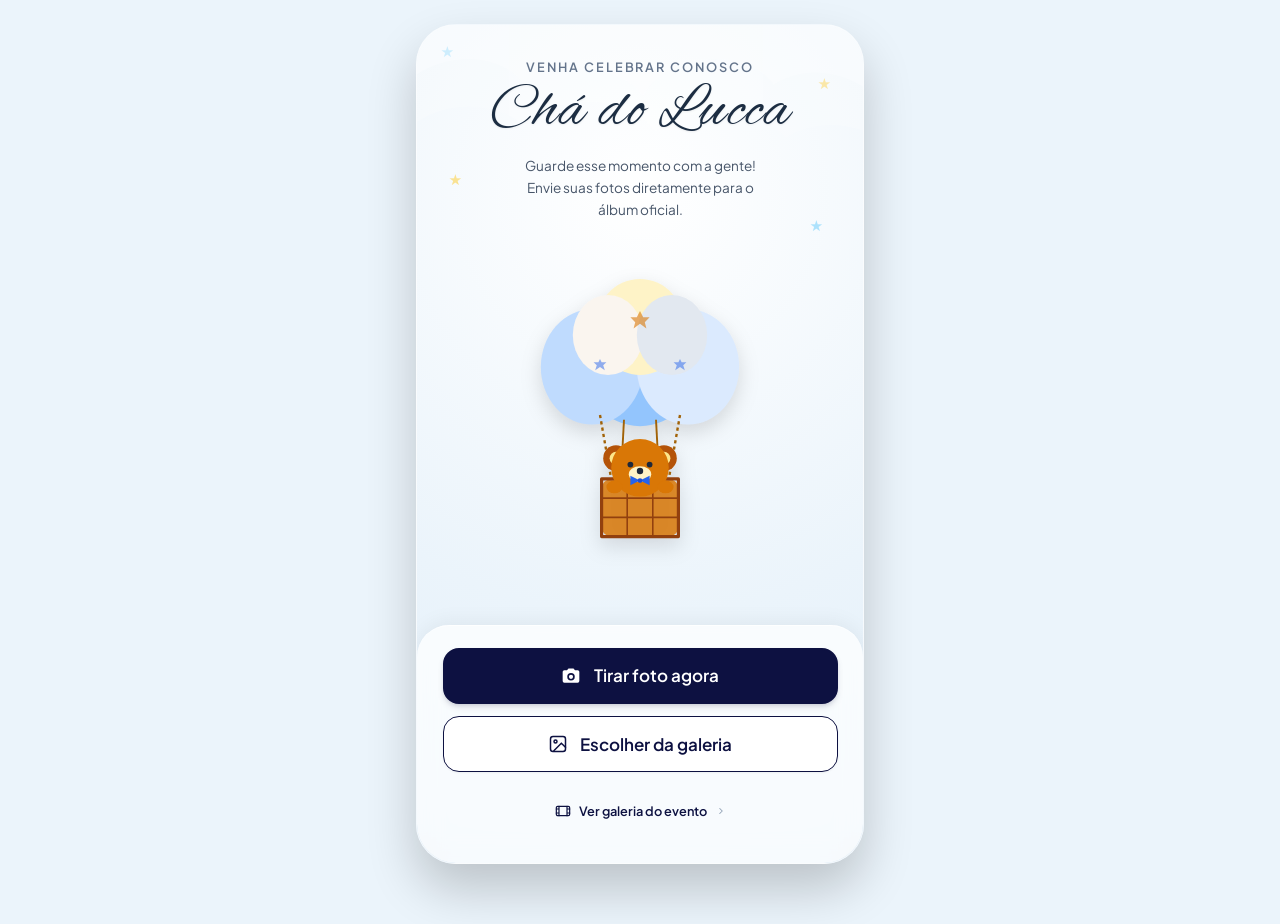
<file: index.html>
<!doctype html>
<html lang="pt-BR">
<head>
<meta charset="utf-8">
<meta name="viewport" content="width=device-width, initial-scale=1, viewport-fit=cover">
<title>Chá de Bebê</title>
<meta name="theme-color" content="#F7F4F8">
<link rel="icon" type="image/png" href="assets/img/favicon.png">
<link rel="preconnect" href="https://fonts.googleapis.com">
<link rel="preconnect" href="https://fonts.gstatic.com" crossorigin>
<link href="https://fonts.googleapis.com/css2?family=Alex+Brush&family=Plus+Jakarta+Sans:wght@400;500;600;700&display=swap" rel="stylesheet">
<link rel="stylesheet" href="css/style.css?v=31">
<script type="text/javascript">
    (function(c,l,a,r,i,t,y){
        c[a]=c[a]||function(){(c[a].q=c[a].q||[]).push(arguments)};
        t=l.createElement(r);t.async=1;t.src="https://www.clarity.ms/tag/"+i;
        y=l.getElementsByTagName(r)[0];y.parentNode.insertBefore(t,y);
    })(window, document, "clarity", "script", "yzf090og19");
</script>
<script type="module" src="js/app.js?v=32"></script>
</head>
<body>
<main id="home" class="view home">
  <span class="star" style="top:16px;left:24px;color:#7dd3fc">★</span>
  <span class="star" style="top:48px;right:32px">★</span>
  <span class="star" style="top:144px;left:32px">★</span>
  <span class="star" style="top:190px;right:40px;color:#7dd3fc">★</span>
  <svg class="clouds" viewBox="0 0 375 140" fill="none" xmlns="http://www.w3.org/2000/svg" aria-hidden="true">
  <path d="M-20 60C10 20 70 20 90 50C110 30 170 30 190 60C210 20 280 20 300 50C330 30 380 40 400 80L400 0L-20 0Z" fill="white"/>
<path d="M-10 90C20 60 70 65 90 85C120 55 180 60 200 90C230 65 290 70 310 95C340 75 390 85 400 110L400 0L-10 0Z" fill="white" fill-opacity="0.5"/>
  </svg>

  <header class="home-head">
    <p class="kicker">Venha celebrar conosco</p>
    <h1 data-cfg="eventName">Chá do Lucca</h1>
    <p class="sub" data-cfg="subtitle"></p>
  </header>

  <div class="hero">
  <svg class="balloon" viewBox="0 0 200 220" aria-hidden="true">
          <!-- Balloon Body -->
          <g id="balloon">
            <!-- Central Main Balloons Cluster -->
            <ellipse cx="100" cy="70" rx="38" ry="42" fill="#93C5FD" />
            <ellipse cx="70" cy="75" rx="32" ry="36" fill="#BFDBFE" />
            <ellipse cx="130" cy="75" rx="32" ry="36" fill="#DBEAFE" />
            <ellipse cx="100" cy="50" rx="28" ry="30" fill="#FEF3C7" />
            <ellipse cx="80" cy="55" rx="22" ry="25" fill="#FAF5EF" />
            <ellipse cx="120" cy="55" rx="22" ry="25" fill="#E2E8F0" />
            
            <!-- Stars on Balloon -->
            <path d="M100 40 L102 44 L106 44 L103 47 L104 51 L100 48 L96 51 L97 47 L94 44 L98 44 Z" fill="#D97706" opacity="0.6" />
            <path d="M75 70 L76 72 L79 72 L77 74 L78 77 L75 75 L72 77 L73 74 L71 72 L74 72 Z" fill="#2563EB" opacity="0.5" />
            <path d="M125 70 L126 72 L129 72 L127 74 L128 77 L125 75 L122 77 L123 74 L121 72 L124 72 Z" fill="#2563EB" opacity="0.5" />
          </g>

          <!-- Ropes -->
          <line x1="75" y1="105" x2="82" y2="145" stroke="#A16207" stroke-width="1.5" stroke-dasharray="2,2" />
          <line x1="125" y1="105" x2="118" y2="145" stroke="#A16207" stroke-width="1.5" stroke-dasharray="2,2" />
          <line x1="90" y1="108" x2="88" y2="145" stroke="#A16207" stroke-width="1.2" />
          <line x1="110" y1="108" x2="112" y2="145" stroke="#A16207" stroke-width="1.2" />

          <!-- Basket -->
          <rect x="76" y="145" width="48" height="36" rx="6" fill="#D97706" opacity="0.85" />
          <path d="M76 145 H124 V181 H76 Z" fill="none" stroke="#92400E" stroke-width="2" stroke-linejoin="round" />
          <!-- Woven texture lines -->
          <line x1="76" y1="157" x2="124" y2="157" stroke="#92400E" stroke-width="1" />
          <line x1="76" y1="169" x2="124" y2="169" stroke="#92400E" stroke-width="1" />
          <line x1="92" y1="145" x2="92" y2="181" stroke="#92400E" stroke-width="1" />
          <line x1="108" y1="145" x2="108" y2="181" stroke="#92400E" stroke-width="1" />

          <!-- Teddy Bear -->
          <g id="bear">
            <!-- Ears -->
            <circle cx="85" cy="132" r="8" fill="#B45309" />
            <circle cx="85" cy="132" r="4" fill="#FDE68A" />
            <circle cx="115" cy="132" r="8" fill="#B45309" />
            <circle cx="115" cy="132" r="4" fill="#FDE68A" />
            <!-- Head -->
            <circle cx="100" cy="138" r="18" fill="#D97706" />
            <!-- Muzzle -->
            <ellipse cx="100" cy="142" rx="7" ry="5" fill="#FEF3C7" />
            <!-- Nose & Eyes -->
            <circle cx="100" cy="140" r="2" fill="#1E293B" />
            <circle cx="94" cy="136" r="1.8" fill="#1E293B" />
            <circle cx="106" cy="136" r="1.8" fill="#1E293B" />
            <!-- Paws -->
            <ellipse cx="84" cy="150" rx="5" ry="4" fill="#D97706" />
            <ellipse cx="116" cy="150" rx="5" ry="4" fill="#D97706" />
            <!-- Bowtie -->
            <polygon points="100,146 94,143 94,149" fill="#2563EB" />
            <polygon points="100,146 106,143 106,149" fill="#2563EB" />
            <circle cx="100" cy="146" r="1.5" fill="#1D4ED8" />
          </g>
        </svg>
      
  </div>
 
<div class="badge" id="countBadge" hidden>
  <span class="dot" aria-hidden="true"><i></i><b></b></span>
  <span><strong id="photo-count">0</strong> fotos compartilhadas</span>
</div>

<div class="dock">
  <nav class="actions">
    <button class="btn primary" id="btnCamera">
      <svg class="ico" viewBox="0 0 24 24" aria-hidden="true"><path d="M9 3 7.2 5H4a2 2 0 0 0-2 2v11a2 2 0 0 0 2 2h16a2 2 0 0 0 2-2V7a2 2 0 0 0-2-2h-3.2L15 3H9Zm3 5.5a4.5 4.5 0 1 1 0 9 4.5 4.5 0 0 1 0-9Zm0 2a2.5 2.5 0 1 0 0 5 2.5 2.5 0 0 0 0-5Z"/></svg>
      <span>Tirar foto agora</span>
    </button>
    <button class="btn" id="btnPick">
      <svg class="ico" viewBox="0 0 24 24" fill="none" stroke="currentColor" stroke-width="1.8" stroke-linecap="round" stroke-linejoin="round" aria-hidden="true"><rect x="3" y="3" width="18" height="18" rx="3"/><circle cx="9" cy="9" r="1.8"/><path d="m21 16-5-5-9 9"/></svg>
      <span>Escolher da galeria</span>
    </button>
    <a class="link-gallery" href="galeria.html">
      <svg class="ico sm" viewBox="0 0 24 24" fill="none" stroke="currentColor" stroke-width="1.8" stroke-linecap="round" stroke-linejoin="round" aria-hidden="true"><rect x="2" y="5" width="20" height="14" rx="2"/><path d="M6 5v14M18 5v14M2 9h4M18 9h4M2 15h4M18 15h4"/></svg>
      <span>Ver galeria do evento</span>
      <svg class="chev" viewBox="0 0 24 24" fill="none" stroke="currentColor" stroke-width="2.5" stroke-linecap="round" stroke-linejoin="round" aria-hidden="true"><path d="m9 6 6 6-6 6"/></svg>
    </a>
  </nav>
</div>
</main>

  <!-- CAMERA CONTAINER OVERLAY (ESTILO INSTAGRAM STORIES) -->
<section id="camera" class="view camera-container" hidden aria-label="Câmera">
<div class="viewfinder">
<video id="video" playsinline muted autoplay></video>
<img id="camFrame" class="cam-frame" alt="" hidden>
<div id="camFlash" class="flash-overlay" aria-hidden="true"></div>
<div id="focusRing" class="focus-ring" hidden aria-hidden="true"></div>
<div id="expBox" class="exp-box" hidden>
<svg viewBox="0 0 24 24" fill="none" stroke="currentColor" stroke-width="2" stroke-linecap="round" stroke-linejoin="round" aria-hidden="true"><circle cx="12" cy="12" r="4"/><path d="M12 2v2M12 20v2M4.9 4.9l1.4 1.4M17.7 17.7l1.4 1.4M2 12h2M20 12h2M4.9 19.1l1.4-1.4M17.7 6.3l1.4-1.4"/></svg>
<input type="range" id="expRange" aria-label="Brilho da foto">
</div>

<div class="top-bar">
<button type="button" class="btn-icon" id="camClose" aria-label="Fechar câmera">
<svg viewBox="0 0 24 24" fill="none" stroke="currentColor" stroke-width="2" stroke-linecap="round" stroke-linejoin="round" aria-hidden="true"><line x1="18" y1="6" x2="6" y2="18"/><line x1="6" y1="6" x2="18" y2="18"/></svg>
</button>
<button type="button" class="btn-icon-flash" id="camFlashBtn" aria-label="Ligar flash" aria-pressed="false">
<svg viewBox="0 0 24 24" fill="none" stroke="currentColor" stroke-width="2" stroke-linecap="round" stroke-linejoin="round" aria-hidden="true"><polygon points="13 2 3 14 12 14 11 22 21 10 12 10 13 2"/></svg>
</button>
</div>

<div class="shutter-bar">
<button type="button" class="gallery-picker-btn" id="camPick" aria-label="Escolher da galeria">
<svg viewBox="0 0 24 24" fill="none" stroke="currentColor" stroke-width="2" stroke-linecap="round" stroke-linejoin="round" aria-hidden="true"><rect x="3" y="3" width="18" height="18" rx="2"/><circle cx="8.5" cy="8.5" r="1.5"/><polyline points="21 15 16 10 5 21"/></svg>
</button>
<button type="button" id="shutter" class="shutter-btn" aria-label="Tirar foto"><span class="shutter-inner"></span></button>
<button type="button" class="flip-btn" id="flip" aria-label="Trocar câmera">
<svg viewBox="0 0 24 24" fill="none" stroke="currentColor" stroke-width="2" stroke-linecap="round" stroke-linejoin="round" aria-hidden="true"><polyline points="23 4 23 10 17 10"/><polyline points="1 20 1 14 7 14"/><path d="M3.51 9a9 9 0 0 1 14.85-3.36L23 10M1 14l4.64 4.36A9 9 0 0 0 20.49 15"/></svg>
</button>
</div>
</div>

<div class="bottom-controls">
<div class="carousel-container">
<div class="carousel-track" id="camThumbs" role="group" aria-label="Molduras"></div>
</div>
</div>
</section>

<section id="editor" class="view edit" hidden aria-label="Editor">
<button type="button" class="edit-close" id="editClose" aria-label="Fechar e voltar ao início">
<svg viewBox="0 0 24 24" fill="none" stroke="currentColor" stroke-width="2" stroke-linecap="round" stroke-linejoin="round" aria-hidden="true"><line x1="18" y1="6" x2="6" y2="18"/><line x1="6" y1="6" x2="18" y2="18"/></svg>
</button>
<div class="stage"><canvas id="canvas" aria-label="Prévia da foto com moldura"></canvas></div>
<div class="panel">
<p class="label">Escolha sua moldura</p>
<div id="thumbs" class="thumbs" role="group"></div>
<div class="row">
<button class="btn ghost" id="redo">
<svg class="ico-l" viewBox="0 0 24 24" aria-hidden="true"><polyline points="1 4 1 10 7 10"/><path d="M3.51 15a9 9 0 1 0 2.13-9.36L1 10"/></svg>
<span>Refazer</span>
</button>
<button class="btn" id="save">
<svg class="ico-l" viewBox="0 0 24 24" aria-hidden="true"><path d="M21 15v4a2 2 0 0 1-2 2H5a2 2 0 0 1-2-2v-4"/><polyline points="7 10 12 15 17 10"/><line x1="12" y1="15" x2="12" y2="3"/></svg>
<span>Salvar no celular</span>
</button>
</div>
<button class="btn" id="share" hidden>
<svg class="ico-l" viewBox="0 0 24 24" aria-hidden="true"><circle cx="18" cy="5" r="3"/><circle cx="6" cy="12" r="3"/><circle cx="18" cy="19" r="3"/><line x1="8.59" y1="13.51" x2="15.42" y2="17.49"/><line x1="15.41" y1="6.51" x2="8.59" y2="10.49"/></svg>
<span>Compartilhar</span>
</button>
<button class="btn primary" id="send">
<svg class="ico-l" viewBox="0 0 24 24" aria-hidden="true"><path d="M20.84 4.61a5.5 5.5 0 0 0-7.78 0L12 5.67l-1.06-1.06a5.5 5.5 0 0 0-7.78 7.78l1.06 1.06L12 21.23l7.78-7.78 1.06-1.06a5.5 5.5 0 0 0 0-7.78z"/></svg>
<span>Enviar para a galeria</span>
</button>
</div>
</section>

<input type="file" id="file" accept="image/*" hidden>
<div id="busy" class="overlay" hidden role="status" aria-live="polite"><div class="card"><div class="spin"></div><p id="busyMsg"></p><div id="bar" class="bar" hidden><i></i></div></div></div>
<div id="done" class="overlay" hidden role="dialog" aria-modal="true"><div class="card"><p class="big">Foto enviada!</p><a class="btn primary" href="galeria.html">Ver galeria</a><button class="btn ghost" id="doneNew">Tirar outra</button></div></div>
<div id="manual" class="overlay" hidden role="dialog" aria-modal="true"><div class="card"><p>Pressione e segure a foto e escolha <b>Salvar em Fotos</b>.</p><img id="manualImg" alt="Sua foto"><button class="btn" id="manualClose">Fechar</button></div></div>
<div id="confirm" class="overlay" hidden role="alertdialog" aria-modal="true" aria-labelledby="confirmTitle"><div class="card"><p class="big" id="confirmTitle"></p><p id="confirmMsg"></p><button class="btn primary" id="confirmOk"></button><button class="btn ghost" id="confirmCancel"></button></div></div>
<div id="toast" class="toast" hidden role="alert"></div>
</body>
</html>
</file>
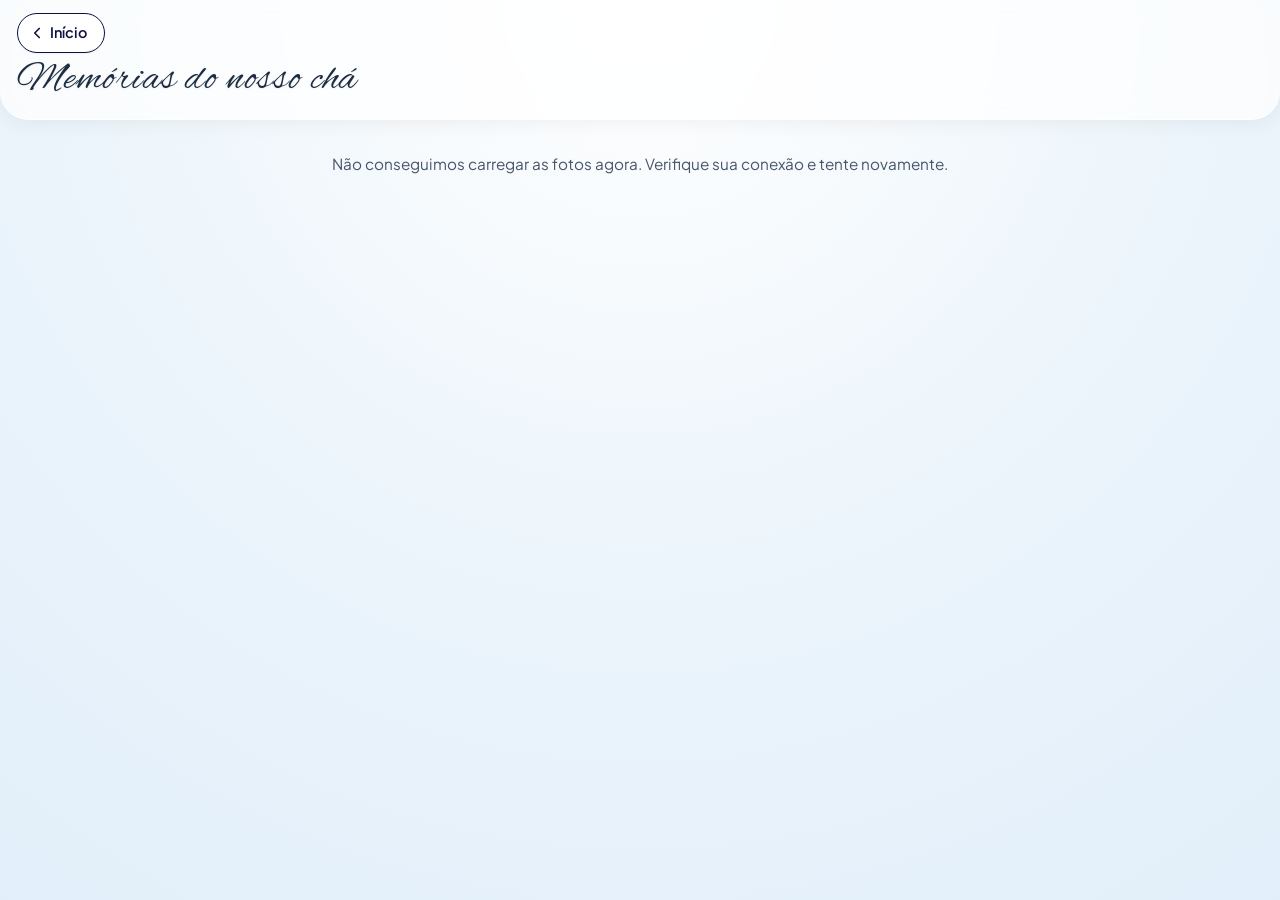
<file: galeria.html>
<!doctype html>
<html lang="pt-BR">
<head>
<meta charset="utf-8">
<meta name="viewport" content="width=device-width, initial-scale=1, viewport-fit=cover">
<title>Galeria — Chá de Bebê</title>
<link rel="icon" href="data:image/svg+xml,<svg xmlns='http://www.w3.org/2000/svg' viewBox='0 0 100 100'><text y='.9em' font-size='90'>💕</text></svg>">
<link rel="preconnect" href="https://fonts.googleapis.com">
<link rel="preconnect" href="https://fonts.gstatic.com" crossorigin>
<link href="https://fonts.googleapis.com/css2?family=Alex+Brush&family=Plus+Jakarta+Sans:wght@400;500;600;700&display=swap" rel="stylesheet">
<link rel="stylesheet" href="css/style.css?v=32">
<script type="text/javascript">
    (function(c,l,a,r,i,t,y){
        c[a]=c[a]||function(){(c[a].q=c[a].q||[]).push(arguments)};
        t=l.createElement(r);t.async=1;t.src="https://www.clarity.ms/tag/"+i;
        y=l.getElementsByTagName(r)[0];y.parentNode.insertBefore(t,y);
    })(window, document, "clarity", "script", "yzf090og19");
</script>
</head>
<body class="gal">
<header class="ghead"><a class="link back" href="./" aria-label="Voltar ao início"><svg viewBox="0 0 24 24" aria-hidden="true"><polyline points="15 18 9 12 15 6"/></svg><span>Início</span></a><h1 data-cfg="galleryTitle">Galeria</h1></header>
<p id="empty" class="note" hidden>Ainda não há fotos. Seja o primeiro a enviar!</p>
<p id="err" class="note" hidden>Não conseguimos carregar as fotos agora. Verifique sua conexão e tente novamente.</p>
<main id="grid" class="grid"></main>
<button id="more" class="btn ghost more" hidden>Carregar mais</button>

<div id="viewer" class="overlay viewer" hidden role="dialog" aria-modal="true" aria-label="Foto ampliada">
<div class="v-stage" id="vstage"><img id="big" alt="Foto ampliada" draggable="false"></div>
<div class="v-top">
<span class="v-count" id="vcount"></span>
<button type="button" class="v-btn" id="vclose" aria-label="Fechar">
<svg viewBox="0 0 24 24" fill="none" stroke="currentColor" stroke-width="2" stroke-linecap="round" stroke-linejoin="round" aria-hidden="true"><line x1="18" y1="6" x2="6" y2="18"/><line x1="6" y1="6" x2="18" y2="18"/></svg>
</button>
</div>
<button type="button" class="v-btn v-nav prev" id="vprev" aria-label="Foto anterior">
<svg viewBox="0 0 24 24" fill="none" stroke="currentColor" stroke-width="2" stroke-linecap="round" stroke-linejoin="round" aria-hidden="true"><polyline points="15 18 9 12 15 6"/></svg>
</button>
<button type="button" class="v-btn v-nav next" id="vnext" aria-label="Próxima foto">
<svg viewBox="0 0 24 24" fill="none" stroke="currentColor" stroke-width="2" stroke-linecap="round" stroke-linejoin="round" aria-hidden="true"><polyline points="9 18 15 12 9 6"/></svg>
</button>
<div class="v-bottom">
<p id="hint" class="note" hidden>Pressione e segure a foto para salvar.</p>
<div class="v-actions">
<button class="btn" id="vsave">Salvar no celular</button>
<button class="btn" id="vshare" hidden>Compartilhar</button>
</div>
<button class="btn ghost" id="vdel" hidden>Excluir minha foto</button>
</div>
</div>

<div id="confirm" class="overlay" hidden role="alertdialog" aria-modal="true" aria-labelledby="confirmTitle"><div class="card"><p class="big" id="confirmTitle"></p><p id="confirmMsg"></p><button class="btn primary" id="confirmOk"></button><button class="btn ghost" id="confirmCancel"></button></div></div>

<script type="module" src="js/gallery.js?v=15"></script>
</body>
</html>
</file>
<file: css/style.css>
:root{
  --primary:#4F5573;--secondary:#D2E6F7;--bg:#EBF4FB;--text:#1C2D42;
  --serif:"Iowan Old Style","Palatino Linotype",Palatino,Georgia,serif;
  --sans:"Plus Jakarta Sans",system-ui,-apple-system,"Segoe UI",Roboto,sans-serif;
  --script:"Alex Brush",cursive
}
*{box-sizing:border-box}
[hidden]{display:none!important}
html,body{margin:0;min-height:100%;background:var(--bg);color:var(--text);font:17px/1.5 var(--sans);-webkit-tap-highlight-color:transparent}
button,a.btn{font:inherit;cursor:pointer}
:focus-visible{outline:3px solid var(--primary);outline-offset:3px}
h1{font:600 clamp(2rem,9vw,2.8rem)/1.1 var(--serif);margin:0 0 1rem;color:var(--primary);text-wrap:balance}

/* Botões base (editor, overlays, galeria) */
.btn{display:flex;align-items:center;justify-content:center;gap:.5rem;min-height:56px;padding:0 1.5rem;border-radius:999px;border:2px solid var(--primary);background:#fff;color:var(--primary);font-weight:600;text-decoration:none;transition:transform .15s,background .2s;width:100%}
.btn:active{transform:scale(.97)}
.btn.primary{background:var(--primary);color:#fff}
.btn.ghost{border-color:transparent;background:transparent}
.link{background:none;border:0;color:inherit;text-decoration:none;font-weight:600;min-height:44px;padding:0 .5rem}
.view{height:100dvh;min-height:0}
body:not(.gal){height:100dvh;overflow:hidden;overscroll-behavior:none}

/* Home */
.home{position:relative;overflow:hidden;display:flex;flex-direction:column;justify-content:space-between;max-width:448px;margin:0 auto;padding:0;gap:0;height:100dvh;background:radial-gradient(circle at 50% 20%,#fff 0%,#ebf4fb 60%,#e2effa 100%)}
@media(min-width:768px){.home{height:min(840px,calc(100dvh - 48px));margin:24px auto;border-radius:40px;border:1px solid #fff9;box-shadow:0 25px 50px #0003}}
@media(max-height:720px){
  .home-head{padding-top:1.25rem}
  .home .sub{display:none}
  .badge{margin-bottom:.5rem;padding:.35rem 1rem}
  .dock{padding:.9rem 1.25rem calc(1rem + env(safe-area-inset-bottom))}
  .home .actions{gap:.5rem}
  .home .btn{min-height:48px}
}
.star{position:absolute;color:#fcd34d;opacity:.6;font-size:.85rem;pointer-events:none}
.clouds{position:absolute;top:0;left:0;width:100%;opacity:.4;pointer-events:none}
.home-head{position:relative;z-index:1;padding:2rem 1.5rem 0;text-align:center}
.home .kicker{margin:0 0 .25rem;font:600 .75rem var(--sans);letter-spacing:.15em;text-transform:uppercase;color:#64748b}
.home h1{margin:0;font:400 clamp(3rem,16vw,3.6rem)/1.1 var(--script);letter-spacing:.02em;color:var(--text);text-shadow:0 1px 2px #0001}
.home .sub{max-width:260px;margin:.5rem auto 0;font-size:.8rem;line-height:1.6;color:#475569}
.hero{position:relative;z-index:1;flex:1;min-height:0;display:flex;flex-direction:column;align-items:center;justify-content:center;gap:.5rem;padding:.5rem 1.5rem}
.hero .balloon{flex:1 1 0;min-height:0;width:100%;max-width:320px;filter:drop-shadow(0 8px 10px #0002);animation:float 4s ease-in-out infinite}

@keyframes float{50%{transform:translateY(-8px) rotate(1deg)}}

/* Selo contador */
.badge {
  display: inline-flex;
  align-items: center;
  justify-content: center;
  gap: 0.5rem;
  padding: 0.5rem 1.25rem;
  margin: 0 auto 1.25rem auto; /* Centraliza horizontalmente e dá espaço para o card */
  border-radius: 999px;
  background: rgba(255, 255, 255, 0.85);
  -webkit-backdrop-filter: blur(12px);
  backdrop-filter: blur(12px);
  border: 1px solid rgba(255, 255, 255, 0.9);
  box-shadow: 0 4px 15px rgba(27, 43, 76, 0.06);
  font-size: 0.825rem;
  font-weight: 500;
  color: #5a6b82;
  width: fit-content; /* Ajusta a largura ao conteúdo em vez de 200px fixos */
  max-width: 90%;
}

.badge strong {
  font-weight: 700;
  color: #1b2b4c; /* Cor tom sobre tom alinhada à paleta principal */
}

.dot {
  position: relative;
  display: inline-flex;
  width: 8px;
  height: 8px;
  flex-shrink: 0;
}

.dot i,
.dot b {
  position: absolute;
  inset: 0;
  border-radius: 50%;
}

.dot b {
  background: #2b5288; /* Azul principal do tema */
}

.dot i {
  background: #5b8ec9;
  opacity: 0.75;
  animation: ping 1.5s cubic-bezier(0, 0, 0.2, 1) infinite;
}

@keyframes ping {
  75%,
  100% {
    transform: scale(2.2);
    opacity: 0;
  }
}

/* Dock e botões da home */
.dock{position:relative;z-index:1;padding:1.25rem 1.5rem calc(1.75rem + env(safe-area-inset-bottom));background:#ffffffb8;-webkit-backdrop-filter:blur(12px);backdrop-filter:blur(12px);border-top:1px solid #fffc;border-radius:32px 32px 0 0;box-shadow:0 -4px 20px #0000000d}
.home .actions{display:grid;gap:.75rem}
.home .btn{min-height:56px;padding:0 1.5rem;gap:.75rem;border-radius:16px;font-size:1rem;font-weight:600;transition:background .2s,transform .2s,box-shadow .2s}
.home .btn:active{transform:scale(.98)}
.home .btn.primary{background:#0d1141;border-color:#0d1141;color:#fff;box-shadow:0 4px 6px -1px #4f557333,0 2px 4px -2px #4f557333}
.home .btn.primary:hover{background:#3D425C;border-color:#3D425C}
.home .btn:not(.primary){background:#fff;border:1px solid #0d1141;color:#0d1141;box-shadow:0 1px 2px #0000000d}
.home .btn:not(.primary):hover{background:#f8fafc}
.ico{width:20px;height:20px;flex:none}
.btn.primary .ico{fill:currentColor}
.ico.sm{width:16px;height:16px}
.link-gallery{justify-self:center;display:inline-flex;align-items:center;gap:.5rem;margin-top:.25rem;padding:.25rem .75rem;min-height:44px;border-radius:8px;font-size:.75rem;font-weight:600;color:#0d1141;text-decoration:none;transition:color .2s,background .2s}
.link-gallery:hover{color:#1C2D42;background:#f1f5f980}
.link-gallery .ico{color:#0d1141}
.chev{width:10px;height:10px;color:#94a3b8}

/* Câmera */
.camera-container{
  --ctrl:calc(76px + env(safe-area-inset-bottom));
  --top:20px;
  position:fixed;
  inset:0;
  z-index:10;
  background:#0b0f36;
  display:flex;
  flex-direction:column;
  align-items:center;
  justify-content:center;
  overflow:hidden}

.viewfinder{
  position:relative;
  flex:none;
  height:min(calc(100dvh - var(--ctrl) - var(--top)),calc(100vw * 16 / 9));
  aspect-ratio:9/16;
  overflow:hidden;
  background:#0b0f36;
  border-radius:0.5rem;
  margin-top:var(--top)
}

.bottom-controls{
  position:relative;
  z-index:20;
  flex:none;
  width:100%;
  height:var(--ctrl);
  padding-bottom:env(safe-area-inset-bottom);
  display:flex;
  flex-direction:column;
  align-items:center;
  justify-content:center;
  background:#0b0f36;
}

.viewfinder video,.cam-frame{
  position:absolute;
  inset:0;
  width:100%;
  height:100%;
  object-fit:cover;
  display:block
}

.cam-frame{pointer-events:none;z-index:10}
.flash-overlay{position:absolute;inset:0;z-index:30;background:#fff;opacity:0;pointer-events:none;transition:opacity .35s ease-out}
.flash-overlay.on{opacity:.9;transition:none}

.top-bar{position:absolute;top:calc(1rem + env(safe-area-inset-top));left:1rem;right:1rem;z-index:20;display:flex;justify-content:space-between;align-items:center}

.spacer{width:2.5rem;height:2.5rem}
.live-indicator{display:flex;align-items:center;gap:.5rem;padding:.375rem .875rem;border-radius:999px;background:rgba(0,0,0,.4);-webkit-backdrop-filter:blur(12px);backdrop-filter:blur(12px);border:1px solid rgba(255,255,255,.1);color:#fff;font-size:.7rem;font-weight:500}
.live-dot{width:.5rem;height:.5rem;border-radius:50%;background:#34d399;animation:pulse 1.5s infinite}
@keyframes pulse{0%,100%{opacity:1}50%{opacity:.4}}


.carousel-container{
  width:100%;
  overflow-x:auto;
  overflow-y:hidden;
  scrollbar-width:none;
  -webkit-overflow-scrolling:touch;
  scroll-snap-type:x proximity;
  padding:.5rem 0;                                  /* dá folga para a pílula ativa crescer sem ser cortada */
  -webkit-mask-image:linear-gradient(90deg,transparent 0,#000 20px,#000 calc(100% - 20px),transparent 100%);
  mask-image:linear-gradient(90deg,transparent 0,#000 20px,#000 calc(100% - 20px),transparent 100%);
}
.carousel-container::-webkit-scrollbar{display:none}

.carousel-track{
  display:flex;
  gap:.5rem;
  width:max-content;
  margin:0 auto;
  padding:0 1.25rem;                                /* a primeira e a última pílula conseguem sair da borda */
}

.frame-pill{
  flex:none;
  scroll-snap-align:center;
  min-height:30px;
  padding:.2rem .8rem;
  border-radius:999px;
  border:1px solid rgba(255,255,255,.3);
  background:rgba(255,255,255,.12);
  color:#fff;
  font-size:12px;
  font-weight:600;
  white-space:nowrap;
  transition:background .25s,color .25s,transform .25s,border-color .25s}
.frame-pill[aria-pressed=true]{
  background:#fff;
  color:#1c2d42;
  border-color:#fff;
  transform:scale(1.05)}

.shutter-bar{
  position:absolute;
  bottom:0;
  width:100%;
  z-index:20;
  display:flex;
  justify-content:space-between;
  align-items:center;
  background: linear-gradient(to top, rgb(73, 73, 73), rgb(255, 255, 255, 0));
  padding:.5rem 1rem
}

.shutter-btn{
  width:3rem;
  height:3rem;
  border-radius:50%;
  border:3px solid #fff;
  background:transparent;
  display:flex;
  align-items:center;
  justify-content:center;
  box-shadow:0 10px 25px rgba(0,0,0,.5);
  transition:transform .15s}

.shutter-btn:active{
  transform:scale(.92)
}

.shutter-inner{
  width:2rem;
  height:2rem;
  border-radius:50%;
  background:#fff;
  transition:transform .15s}

.shutter-btn:active .shutter-inner{transform:scale(.85)}

/* Botões redondos da câmera: fechar, flash, galeria e trocar câmera */
.btn-icon,
.btn-icon-flash,
.gallery-picker-btn,
.flip-btn{
  width:2.75rem;
  height:2.75rem;
  padding:0;
  border-radius:50%;
  border:1px solid rgba(255,255,255,.35);
  background:rgba(0,0,0,.4);
  -webkit-backdrop-filter:blur(12px);
  backdrop-filter:blur(12px);
  color:#fff;
  font-size:1.1rem;
  line-height:1;
  display:flex;
  align-items:center;
  justify-content:center;
  transition:transform .2s,background .2s,border-color .2s}
.btn-icon:active,
.btn-icon-flash:active,
.gallery-picker-btn:active,
.flip-btn:active{transform:scale(.92)}

.btn-icon-flash[aria-pressed=true]{background:#fcd34d;border-color:#fcd34d}


.flash-overlay.lit{opacity:1;transition:opacity .08s}


/* Editor */
.edit{display:flex;flex-direction:column;max-width:520px;margin:0 auto;height:100dvh;overflow:hidden}
.stage{position:relative;flex:1;min-height:0}
#canvas{position:absolute;top:.75rem;bottom:.5rem;left:1rem;right:1rem;margin:auto;max-width:calc(100% - 2rem);max-height:calc(100% - 1.25rem);width:auto;height:auto;border-radius:14px;background:#fff;box-shadow:0 6px 24px #0002}
.panel{flex:none;padding:.5rem 1.25rem calc(1rem + env(safe-area-inset-bottom));display:grid;gap:.5rem}
@media(max-height:720px){
  .edit .btn{min-height:48px}
  .thumb{width:48px}
  .thumb img{width:48px;height:76px}
}
.panel{padding:1rem 1.25rem calc(1.25rem + env(safe-area-inset-bottom));display:grid;gap:.75rem}
.label{margin:0;font:600 1.05rem var(--serif)}
.thumbs{display:flex;gap:.75rem;overflow-x:auto;padding:.25rem 0}
.thumb{flex:none;width:64px;background:none;border:0;padding:0;text-align:center;font-size:.8rem;color:var(--text)}
.thumb img{display:block;width:64px;height:100px;object-fit:cover;border-radius:10px;background:#ddd;border:3px solid transparent;transition:transform .15s}
.thumb[aria-pressed=true] img{border-color:var(--primary);transform:scale(1.06)}
.thumb[aria-pressed=true] span{font-weight:700;text-decoration:underline}
.row{display:grid;grid-template-columns:1fr 1fr;gap:.75rem}

/* Overlays */
.overlay{position:fixed;inset:0;background:#1c2d4299;display:grid;place-items:center;padding:1rem;z-index:20;animation:fade .2s}
.card{background:#fff;border-radius:24px;padding:1.5rem;width:min(100%,360px);display:grid;gap:1rem;text-align:center;justify-items:center}
.card p{margin:0}
.card .big{font:600 1.6rem var(--serif);color:var(--primary)}
.card img{max-width:100%;max-height:50dvh;border-radius:12px}
.card.wide{width:min(100%,460px)}
.spin{width:36px;height:36px;border-radius:50%;border:4px solid var(--secondary);border-top-color:var(--primary);animation:spin 1s linear infinite}
.bar{width:100%;height:8px;border-radius:99px;background:var(--bg);overflow:hidden}
.bar i{display:block;height:100%;background:var(--primary);width:0;transition:width .2s}
.toast{position:fixed;left:1rem;right:1rem;bottom:calc(1rem + env(safe-area-inset-bottom));max-width:420px;margin:auto;background:var(--text);color:#fff;padding:1rem 1.25rem;border-radius:16px;z-index:30;animation:fade .2s}
@keyframes fade{from{opacity:0}}
@keyframes spin{to{transform:rotate(360deg)}}

/* Galeria */
.ghead{display:flex;align-items:center;gap:1rem;padding:1rem 1rem .5rem;flex-wrap:wrap}
.ghead h1{margin:0;font:400 2.2rem var(--script);color:var(--text)}
.grid{columns:2 140px;column-gap:10px;padding:10px}
.tile{display:block;width:100%;margin:0 0 10px;padding:0;border:0;border-radius:12px;overflow:hidden;background:var(--secondary);break-inside:avoid;aspect-ratio:9/16}
.tile img{width:100%;height:100%;object-fit:cover;opacity:0;transition:opacity .4s}
.tile.ok{aspect-ratio:auto}
.tile.ok img{opacity:1;height:auto}
.note{text-align:center;padding:1rem}
.more{margin:1rem auto 2rem;width:auto}
@media(min-width:768px){.grid{columns:4 200px}}

@media(prefers-reduced-motion:reduce){*{animation:none!important;transition:none!important}}

/* Ícones da câmera em SVG (nítidos em qualquer tela) */
.btn-icon svg,
.btn-icon-flash svg,
.gallery-picker-btn svg,
.flip-btn svg {
  width: 24px;
  height: 24px;
  display: block;
  color: #fff;
  pointer-events: none;
}

/* Flash ligado: fundo amarelo (regra acima) e ícone escuro preenchido */
.btn-icon-flash[aria-pressed="true"] svg {
  color: #0b0f36;
  fill: #0b0f36;
}

/* ===== Editor com a identidade da tela inicial ===== */
.edit{
  position:relative;
  max-width:448px;
  background:radial-gradient(circle at 50% 20%,#fff 0%,#ebf4fb 60%,#e2effa 100%);
}
@media(min-width:768px){
  .edit{height:min(840px,calc(100dvh - 48px));margin:24px auto;border-radius:40px;border:1px solid #fff9;box-shadow:0 25px 50px #0003}
}
.edit::before,.edit::after{content:"★";position:absolute;font-size:.85rem;opacity:.6;pointer-events:none;z-index:0}
.edit::before{top:18px;left:24px;color:#7dd3fc}
.edit::after{top:44px;right:32px;color:#fcd34d}
.edit .stage{z-index:1}
#canvas{border-radius:20px;box-shadow:0 10px 30px #0d114126}

/* Painel inferior igual ao "dock" da home */
.edit .panel{
  position:relative;z-index:1;
  padding:1.25rem 1.5rem calc(1.5rem + env(safe-area-inset-bottom));
  gap:.75rem;
  background:#ffffffb8;
  -webkit-backdrop-filter:blur(12px);backdrop-filter:blur(12px);
  border-top:1px solid #fffc;
  border-radius:32px 32px 0 0;
  box-shadow:0 -4px 20px #0000000d;
}
.edit .label{font:600 .75rem var(--sans);letter-spacing:.15em;text-transform:uppercase;color:#64748b;text-align:center}

/* Molduras */
.edit .thumbs{gap:.75rem;padding:.5rem;scrollbar-width:none}
.edit .thumbs::-webkit-scrollbar{display:none}
.edit .thumb{color:#475569;font-size:.75rem;font-weight:600}
.edit .thumb span{display:block;margin-top:.25rem;line-height:1.2}
.edit .thumb img{border-radius:14px;border:2px solid #fff;box-shadow:0 2px 8px #0d114126;background:#e2e8f0}
.edit .thumb[aria-pressed=true] img{border-color:#0d1141;transform:scale(1.06)}
.edit .thumb[aria-pressed=true] span{color:#0d1141;font-weight:700;text-decoration:none}

/* Botões iguais aos da home */
.edit .btn{min-height:56px;padding:0 1.5rem;gap:.75rem;border-radius:16px;font-size:1rem;font-weight:600;border:1px solid #0d1141;background:#fff;color:#0d1141;box-shadow:0 1px 2px #0000000d}
.edit .btn.primary{background:#0d1141;border-color:#0d1141;color:#fff;box-shadow:0 4px 6px -1px #4f557333,0 2px 4px -2px #4f557333}
.edit .btn.primary:hover{background:#3D425C;border-color:#3D425C}
.edit .btn.ghost{background:transparent;border-color:transparent;box-shadow:none}
.edit .row{grid-template-columns:auto 1fr;gap:.75rem}
.edit .row .btn{padding:0 1rem;gap:.5rem}
.edit .ico-l{width:20px;height:20px;flex:none;fill:none;stroke:currentColor;stroke-width:2;stroke-linecap:round;stroke-linejoin:round}
@media(max-height:720px){.edit .btn{min-height:48px}}

/* Pop-ups (confirmação, "foto enviada", "salvar manual") no mesmo estilo */
.overlay .card{border-radius:28px;box-shadow:0 25px 50px #0003}
.card .big{color:#0d1141}
.card #confirmMsg{color:#475569;font-size:.95rem;line-height:1.5}
.overlay .btn{min-height:52px;border-radius:16px;border:1px solid #0d1141;background:#fff;color:#0d1141;font-weight:600}
.overlay .btn.primary{background:#0d1141;color:#fff}
.overlay .btn.ghost{background:transparent;border-color:transparent}

/* Botão de fechar do editor (canto superior direito) */
.edit-close{
  position:absolute;
  top:calc(.75rem + env(safe-area-inset-top));
  right:1rem;
  z-index:5;
  width:2.75rem;height:2.75rem;
  padding:0;
  display:flex;align-items:center;justify-content:center;
  border-radius:50%;
  border:1px solid #0d114126;
  background:#ffffffcc;
  -webkit-backdrop-filter:blur(12px);backdrop-filter:blur(12px);
  color:#0d1141;
  box-shadow:0 4px 15px #1b2b4c0f;
  transition:transform .2s,background .2s;
}
.edit-close:active{transform:scale(.92)}
.edit-close:hover{background:#fff}
.edit-close svg{width:22px;height:22px;display:block;pointer-events:none}

/* Abre espaço no topo para o botão não cobrir a foto */
.edit #canvas{top:4rem;max-height:calc(100% - 4.75rem)}
.edit::after{top:84px}

/* ===== Galeria com a identidade da home ===== */
body.gal{
  min-height:100dvh;
  background:radial-gradient(circle at 50% 0%,#fff 0%,#ebf4fb 55%,#e2effa 100%) fixed;
}

/* Cabeçalho fixo, igual ao "dock" da home */
.gal .ghead{
  position:sticky;top:0;z-index:5;
  display:flex;flex-wrap:wrap;align-items:center;gap:.25rem .75rem;
  padding:calc(.75rem + env(safe-area-inset-top)) 1rem .9rem;
  background:#ffffffb8;
  -webkit-backdrop-filter:blur(12px);backdrop-filter:blur(12px);
  border-bottom:1px solid #fffc;
  border-radius:0 0 28px 28px;
  box-shadow:0 4px 20px #0000000d;
}
.gal .back{
  display:inline-flex;align-items:center;gap:.25rem;
  min-height:40px;padding:0 1rem 0 .6rem;
  border-radius:999px;border:1px solid #0d1141;background:#fff;
  color:#0d1141;font-size:.85rem;font-weight:600;
  box-shadow:0 1px 2px #0000000d;
}
.gal .back svg{width:18px;height:18px;fill:none;stroke:currentColor;stroke-width:2.2;stroke-linecap:round;stroke-linejoin:round}
.gal .ghead h1{
  flex:1 1 100%;margin:0;
  font:400 clamp(1.9rem,8vw,2.4rem)/1.15 var(--script);
  letter-spacing:.02em;color:var(--text);text-shadow:0 1px 2px #0001;
}

/* Fotos como "cartões" */
.gal .grid{padding:16px 14px;column-gap:12px}
.gal .tile{
  margin-bottom:12px;
  border:2px solid #fff;
  border-radius:18px;
  box-shadow:0 6px 18px #0d114126;
  transition:transform .15s;
}
.gal .tile:active{transform:scale(.98)}

/* Mensagens e botão "Carregar mais" */
.gal .note{color:#475569;font-size:.9rem}
.gal .more{
  width:min(100% - 2rem,320px);
  min-height:52px;border-radius:16px;
  border:1px solid #0d1141;background:#fff;color:#0d1141;
  font-weight:600;box-shadow:0 1px 2px #0000000d;
}

/* Botões do pop-up de foto no mesmo estilo */
.gal .overlay .btn{min-height:52px;border-radius:16px;border:1px solid #0d1141;background:#fff;color:#0d1141;font-weight:600}
.gal .overlay .btn.ghost{background:transparent;border-color:transparent}

/* ===== Visualizador de foto em tela cheia ===== */
.viewer{padding:0;background:#0b0f36;z-index:40;display:block;animation:fade .2s}
body.gal .viewer .v-stage{
  position:absolute;inset:0;
  display:flex;align-items:center;justify-content:center;
  overflow:hidden;
  touch-action:none;            /* a pinça age só na foto, não na página */
  user-select:none;-webkit-user-select:none;
}
.viewer #big{
  width:auto;height:auto;max-width:100%;max-height:100%;
  object-fit:contain;
  transform-origin:center;
  will-change:transform;
  transition:opacity .2s;
  -webkit-user-drag:none;
}
.viewer #big.anim{transition:opacity .2s,transform .2s ease-out}

/* Barra superior: contador + fechar */
.v-top{
  position:absolute;top:0;left:0;right:0;z-index:2;
  display:flex;justify-content:space-between;align-items:center;
  padding:calc(.75rem + env(safe-area-inset-top)) 1rem 1.5rem;
  background:linear-gradient(#0b0f36cc,transparent);
  pointer-events:none;
}
.v-top > *{pointer-events:auto}
.v-count{
  padding:.375rem .875rem;border-radius:999px;
  background:rgba(0,0,0,.4);
  -webkit-backdrop-filter:blur(12px);backdrop-filter:blur(12px);
  border:1px solid rgba(255,255,255,.15);
  color:#fff;font-size:.8rem;font-weight:600;
}

/* Botões redondos (iguais aos da câmera) */
.v-btn{
  width:2.75rem;height:2.75rem;padding:0;border-radius:50%;
  display:flex;align-items:center;justify-content:center;
  border:1px solid rgba(255,255,255,.35);
  background:rgba(0,0,0,.4);
  -webkit-backdrop-filter:blur(12px);backdrop-filter:blur(12px);
  color:#fff;transition:transform .2s,opacity .2s;
}
.v-btn:active{transform:scale(.92)}
.v-btn svg{width:24px;height:24px;display:block;pointer-events:none}
.v-btn[disabled]{opacity:.3;pointer-events:none}

/* Setas */
.v-nav{position:absolute;top:50%;margin-top:-1.375rem;z-index:2}
.v-nav.prev{left:.75rem}
.v-nav.next{right:.75rem}
.viewer.zoomed .v-nav{opacity:0;pointer-events:none}   /* some quando a foto está ampliada */

/* Parte de baixo: aviso + salvar */
.v-bottom{
  position:absolute;bottom:0;left:0;right:0;z-index:2;
  display:grid;justify-items:center;gap:.6rem;
  padding:1.5rem 1rem calc(1rem + env(safe-area-inset-bottom));
  background:linear-gradient(transparent,#0b0f36cc);
  pointer-events:none;
}
.v-bottom > *{pointer-events:auto}
.v-bottom .btn{width:min(100%,360px)}
.viewer .note{margin:0;padding:.5rem .9rem;border-radius:12px;background:#0b0f36cc;color:#fff;font-size:.85rem}

/* Toque para focar + brilho */
.focus-ring{position:absolute;z-index:15;width:72px;height:72px;margin:-36px 0 0 -36px;border:2px solid #fff;border-radius:50%;box-shadow:0 0 0 1px #0004;pointer-events:none;opacity:0}
.focus-ring.go{animation:focus-pop 1.1s ease-out forwards}
@keyframes focus-pop{0%{opacity:0;transform:scale(1.5)}20%{opacity:1}35%{transform:scale(1)}80%{opacity:1}100%{opacity:0;transform:scale(1)}}
@media(prefers-reduced-motion:reduce){.focus-ring.go{opacity:1}}

.exp-box{position:absolute;z-index:25;left:50%;bottom:5.5rem;transform:translateX(-50%);display:flex;align-items:center;gap:.6rem;padding:.5rem .9rem;border-radius:999px;background:rgba(0,0,0,.4);-webkit-backdrop-filter:blur(12px);backdrop-filter:blur(12px);border:1px solid rgba(255,255,255,.2);color:#fff}
.exp-box svg{width:20px;height:20px;flex:none}
.exp-box input{width:min(52vw,200px);accent-color:#fff}

/* Salvar e Compartilhar lado a lado no visualizador */
.v-actions{display:flex;gap:.6rem;width:min(100%,360px)}
.v-bottom .v-actions .btn{flex:1;width:auto;min-width:0;padding:0 .5rem;font-size:.92rem;white-space:nowrap}

/* Editor compacto: dá espaço à prévia da foto em celulares */
.edit #canvas{top:3.5rem;max-height:calc(100% - 4rem)}
.edit .panel{padding:.75rem 1.25rem calc(.9rem + env(safe-area-inset-bottom));gap:.5rem}
.edit .label{font-size:.68rem}
.edit .thumbs{padding:.25rem}
.edit .thumb{width:52px;font-size:.68rem}
.edit .thumb img{width:52px;height:82px;border-radius:10px}
.edit .btn{min-height:46px}
.edit .row .btn{white-space:nowrap;font-size:.9rem}
/* Excluir minha foto (fundo escuro) e pop-up por cima do visualizador */
.gal .viewer.overlay .btn.ghost{color:#fff;background:rgba(0,0,0,.4);border:1px solid rgba(255,255,255,.35);-webkit-backdrop-filter:blur(12px);backdrop-filter:blur(12px)}
.gal .viewer.overlay .btn[disabled]{opacity:.5;pointer-events:none}
#confirm{z-index:50}
</file>
